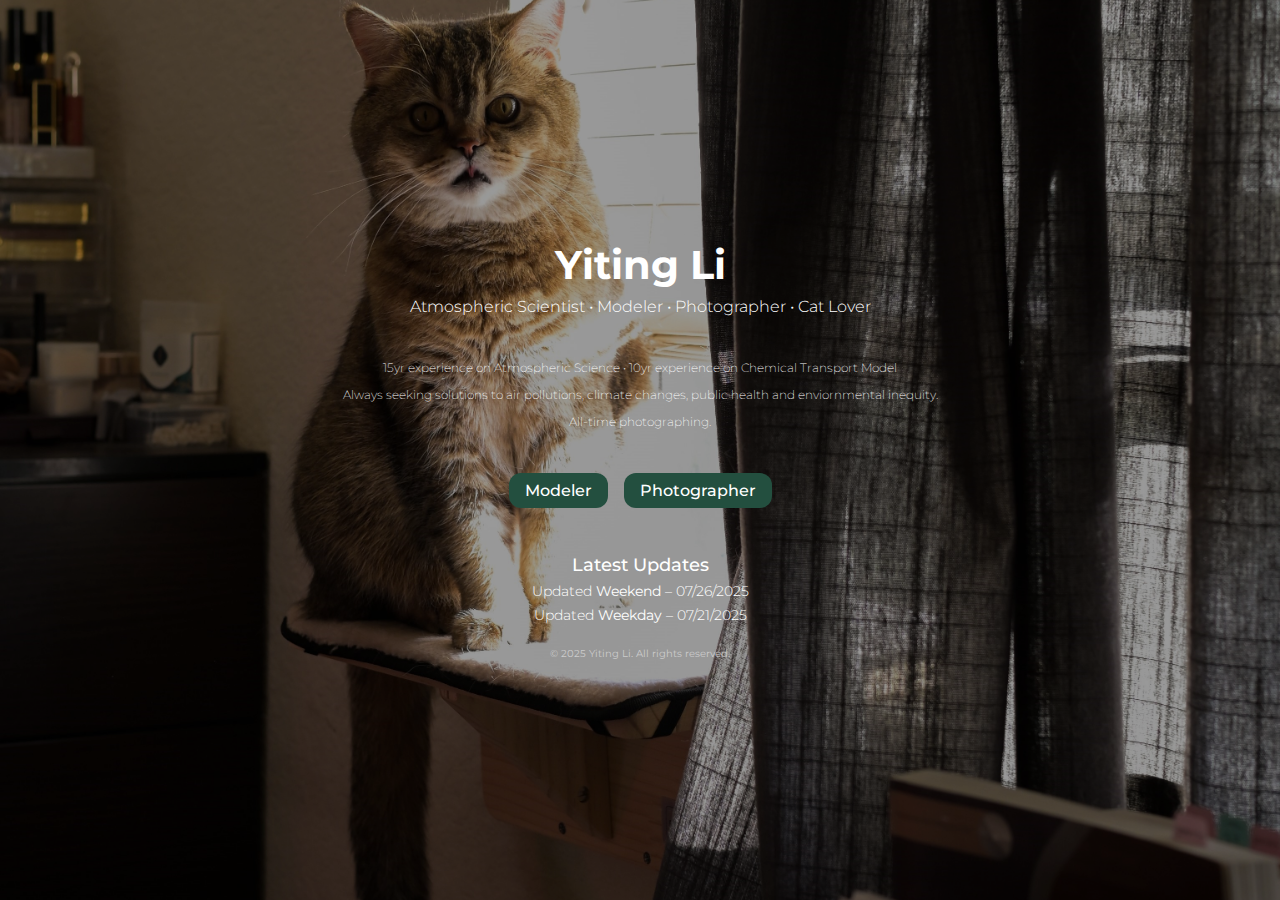
<file: index.html>
<!DOCTYPE html>
<html lang="en">
<head>
  <meta charset="UTF-8" />
  <meta name="viewport" content="width=device-width, initial-scale=1.0" />
  <title>Dr.Yiting Li</title>
  <link href="https://fonts.googleapis.com/css2?family=Montserrat:wght@300;500;700&display=swap" rel="stylesheet">
  <style>
    :root {
      --primary-color: #234f3f;
      --text-color: #ffffff;
    }

    html, body {
      margin: 0;
      padding: 0;
      font-family: 'Montserrat', sans-serif;
      background-image: url('images/Image.jpeg');
      background-size: cover;
      background-position: center;
      background-repeat: no-repeat;
      color: var(--text-color);
      height: 100%;
      overflow: hidden;
    }

    .container {
      display: flex;
      flex-direction: column;
      justify-content: center;
      align-items: center;
      height: 100vh;
      padding: 2rem;
      box-sizing: border-box;
      background-color: rgba(0, 0, 0, 0.4);
      text-align: center;
    }

    header h1 {
      margin: 0;
      font-size: 2.5rem;
    }

    header p {
      font-weight: 300;
      margin-top: 0.5rem;
      font-size: 1rem;
    }

    .intro {
      margin: 1rem 0;
      max-width: 1000px;
      font-weight: 200;
      font-size: 0.75rem;
    }

    .buttons {
      display: flex;
      justify-content: center;
      gap: 1rem;
      margin: 1rem 0;
      flex-wrap: wrap;
    }

    .buttons a {
      padding: 0.5rem 1rem;
      background-color: var(--primary-color);
      color: white;
      border-radius: 12px;
      text-decoration: none;
      font-weight: 500;
      transition: background 0.3s ease;
    }

    .buttons a:hover {
      background-color: #1b3e32;
    }

    .updates {
      margin-top: 1rem;
      font-size: 0.85rem;
      font-weight: 300;
      max-width: 600px;
    }

    .updates h2 {
      font-size: 1.1rem;
      font-weight: 500;
      margin-bottom: 0.5rem;
    }

    .update-item {
      margin-bottom: 0.5rem;
    }

    footer {
      margin-top: 1rem;
      font-size: 0.65rem;
      color: #ccc;
    }
  </style>
</head>
<body>
  <div class="container">
    <header>
      <h1>Yiting Li</h1>
      <p>Atmospheric Scientist • Modeler • Photographer • Cat Lover</p>
    </header>

    <div class="intro">
      <p>15yr experience on Atmospheric Science  • 10yr experience on Chemical Transport Model</p>
      <p>Always seeking solutions to air pollutions, climate changes, public health and enviornmental inequity.</p>
      <p>All-time photographing.</p>
    </div>

    <div class="buttons">
      <a href="cv.html">Modeler</a>
      <a href="gallery.html">Photographer</a>
    </div>

    <div class="updates">
      <h2>Latest Updates</h2>
      <div id="update-container">
        <p>Loading updates...</p>
      </div>
    </div>

    <footer>
      © 2025 Yiting Li. All rights reserved.
    </footer>
  </div>

  <script>
    fetch('updates.json')
      .then(response => response.json())
      .then(data => {
        const container = document.getElementById('update-container');
        container.innerHTML = '';
        data.forEach(update => {
          const item = document.createElement('div');
          item.className = 'update-item';
          item.innerHTML = `Updated <strong>${update.category}</strong> – ${update.message}`;
          container.appendChild(item);
        });
      })
      .catch(error => {
        document.getElementById('update-container').innerHTML = '<p>Could not load updates.</p>';
        console.error('Error loading updates:', error);
      });
  </script>
</body>
</html>
</file>
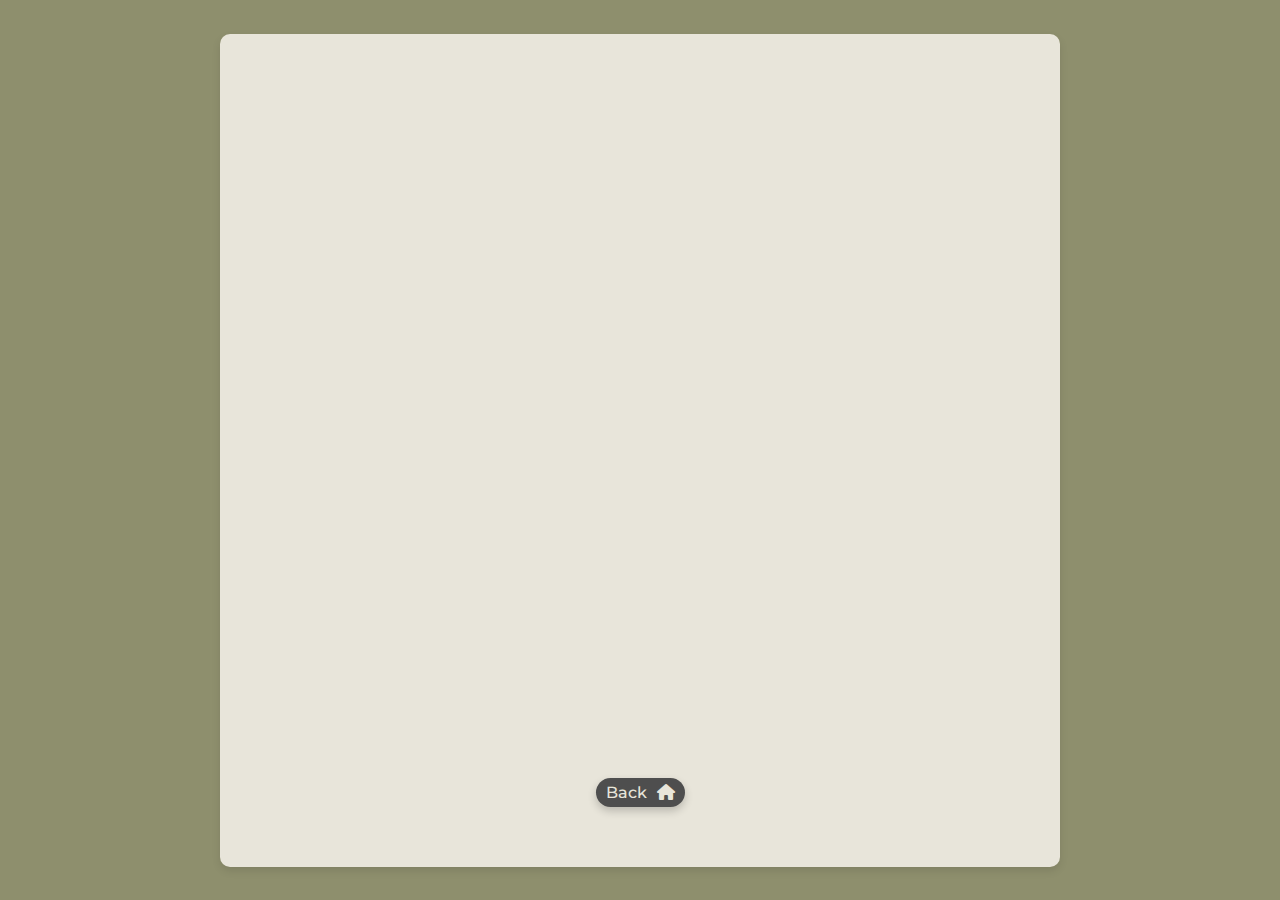
<file: message.html>
<!DOCTYPE html>
<html lang="en">
<head>
  <meta charset="UTF-8">
  <meta name="viewport" content="width=device-width, initial-scale=1.0">
  <meta name="format-detection" content="telephone=no">
  <title>Message Me</title>
  <!-- font -->
  <link href="https://fonts.googleapis.com/css2?family=Montserrat:wght@300;500;700&family=Permanent+Marker&family=ZCOOL+XiaoWei&display=swap" rel="stylesheet">
  <!-- icon -->
  <link rel="stylesheet" href="https://cdnjs.cloudflare.com/ajax/libs/font-awesome/6.4.0/css/all.min.css">
  <style>
    :root {
      --light-mint: #e8e5da;  /* Define your custom light-mint color here */
      --main-warm1: #DCC9A9; 
      --main-cold1: #4E6851;
      --gray-black: #4e4e4e;
      --light-green: #8e8f6d;
    }
    
    body {
      font-family: 'Montserrat', sans-serif;
      margin: 0;
      padding: 0;
      background-color: var(--light-green);
      display: flex;
      flex-direction: column;
      align-items: center;
      justify-content: center;
      height: 100vh;
    }

    .form-container {
      background-color: var(--light-mint);
      padding: 20px;
      width: 100%;
      max-width: 800px;
      border-radius: 10px;
      box-shadow: 0 4px 8px rgba(0, 0, 0, 0.1);
      text-align: center;
    }

    iframe {
      width: 100%;
      height: 700px;
      border: none;
      border-radius: 10px;
    }

    /* Back button */
    .back-container {
        width: 100%;
        text-align: center;
        margin: 20px 0 40px 0;
    }
    .back-button {
        display: inline-flex;
        align-items: center;
        padding: 5px 10px;
        gap: 10px;
        border-radius: 22px;
        text-decoration: none;
        background-color: var(--gray-black);
        color:var(--light-mint);
        font-weight: 500;
        box-shadow: 0 4px 8px rgba(0, 0, 0, 0.2);
        transition: background 0.3s, transform 0.3s;
        cursor: pointer;
    }
    
    .back-button:hover {
        background-color: var(--light-green);
        color: var(--gray-black);
        gap: 12px;
        transform: scale(1.05);
    }

    .back-button:active {
        transform: scale(0.95);
    }
    /* Responsive */
    @media (max-width: 768px) {
      body {
        height: auto;
        justify-content: flex-start;
      }
      .form-container {
        padding: 0;
        max-width: 100%;
        border-radius: 0;
        box-shadow: none;
      }
      iframe {
        width: 100%;
        height: 100vh;
        border-radius: 0;
      }   
      .back-container {
          margin: 20px 0;
          text-align: center;
      }
      .back-button {
          position: fixed;
          left: 50%;
          transform: translateX(-50%);
          bottom: 15px;
          padding: 5px 10px;
          font-size: 14px;
          opacity: 0.8;
          z-index: 1000;
      } 
    }
  </style>
</head>
<body>

  <div class="form-container">
    <!-- Embed Google Form -->
    <iframe src="https://forms.gle/LV2CKHMwc7wfQ4T6A" frameborder="0">Loading…</iframe>
    
    <!-- Back to Home Button -->
    <div class="back-container">
        <a href="gallery.html" class="back-button">Back <i class="fa-solid fa-house"></i></a>
    </div>
  </div>

</body>
</html>
</file>
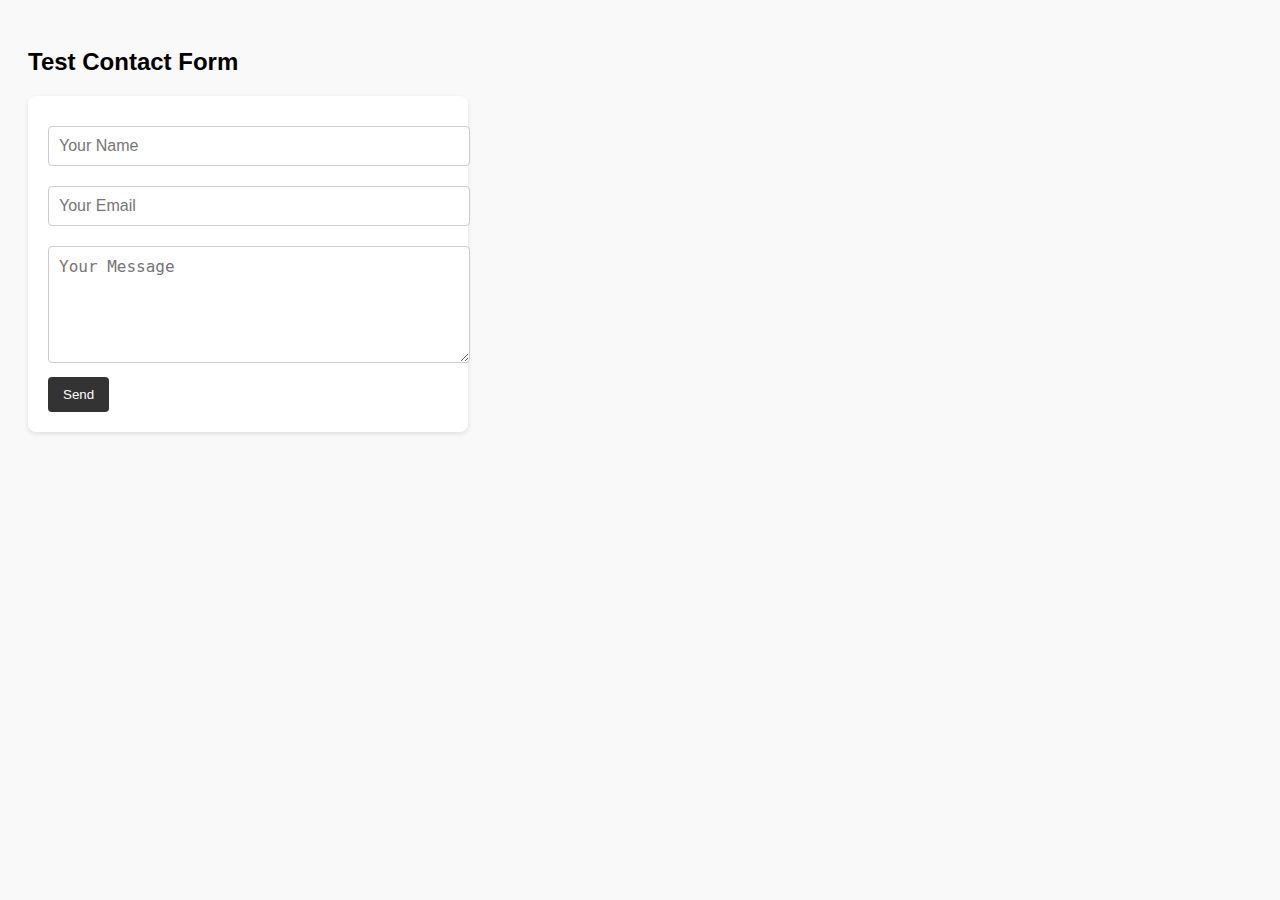
<file: testContact.html>
<!DOCTYPE html>
<html lang="en">
<head>
  <meta charset="UTF-8">
  <meta name="viewport" content="width=device-width, initial-scale=1.0">
  <title>Contact Form Test</title>
  <style>
    body {
      font-family: Arial, sans-serif;
      padding: 20px;
      background-color: #f9f9f9;
    }
    form {
      max-width: 400px;
      background: #fff;
      padding: 20px;
      border-radius: 8px;
      box-shadow: 0 2px 5px rgba(0,0,0,0.1);
    }
    input, textarea {
      width: 100%;
      margin: 10px 0;
      padding: 10px;
      border: 1px solid #ccc;
      border-radius: 4px;
      font-size: 1rem;
    }
    button {
      padding: 10px 15px;
      background: #333;
      color: #fff;
      border: none;
      border-radius: 4px;
      cursor: pointer;
    }
    button:hover {
      background: #555;
    }
    #response {
      margin-top: 10px;
      font-size: 0.9rem;
      color: #333;
    }
  </style>
</head>
<body>
  <h2>Test Contact Form</h2>
  <form id="contactForm">
    <input type="text" id="name" placeholder="Your Name" required>
    <input type="email" id="email" placeholder="Your Email" required>
    <textarea id="message" placeholder="Your Message" rows="5" required></textarea>
    <button type="submit">Send</button>
  </form>
  <div id="response"></div>

  <script>
    document.getElementById('contactForm').addEventListener('submit', async (e) => {
      e.preventDefault();
      const name = document.getElementById('name').value;
      const email = document.getElementById('email').value;
      const message = document.getElementById('message').value;
      const responseBox = document.getElementById('response');

      console.log('Submitting form with:', { name, email, message }); // 调试信息

      try {
        const res = await fetch('https://contact-form-worker.summeryiting.workers.dev/', {
          method: 'POST',
          headers: { 'Content-Type': 'application/json' },
          body: JSON.stringify({ name, email, message })
        });
        console.log('Response status:', res.status); // 调试信息
        const data = await res.json();
        console.log('Response data:', data); // 调试信息
        if (data.success) {
          responseBox.textContent = 'Message sent successfully!';
          responseBox.style.color = 'green';
        } else {
          responseBox.textContent = 'Failed to send: ' + (data.error || 'Unknown error');
          responseBox.style.color = 'red';
        }
      } catch (err) {
        console.error('Fetch error:', err); // 调试信息
        responseBox.textContent = 'Error: ' + err.message;
        responseBox.style.color = 'red';
      }
    });
  </script>
</body>
</html>
</file>
